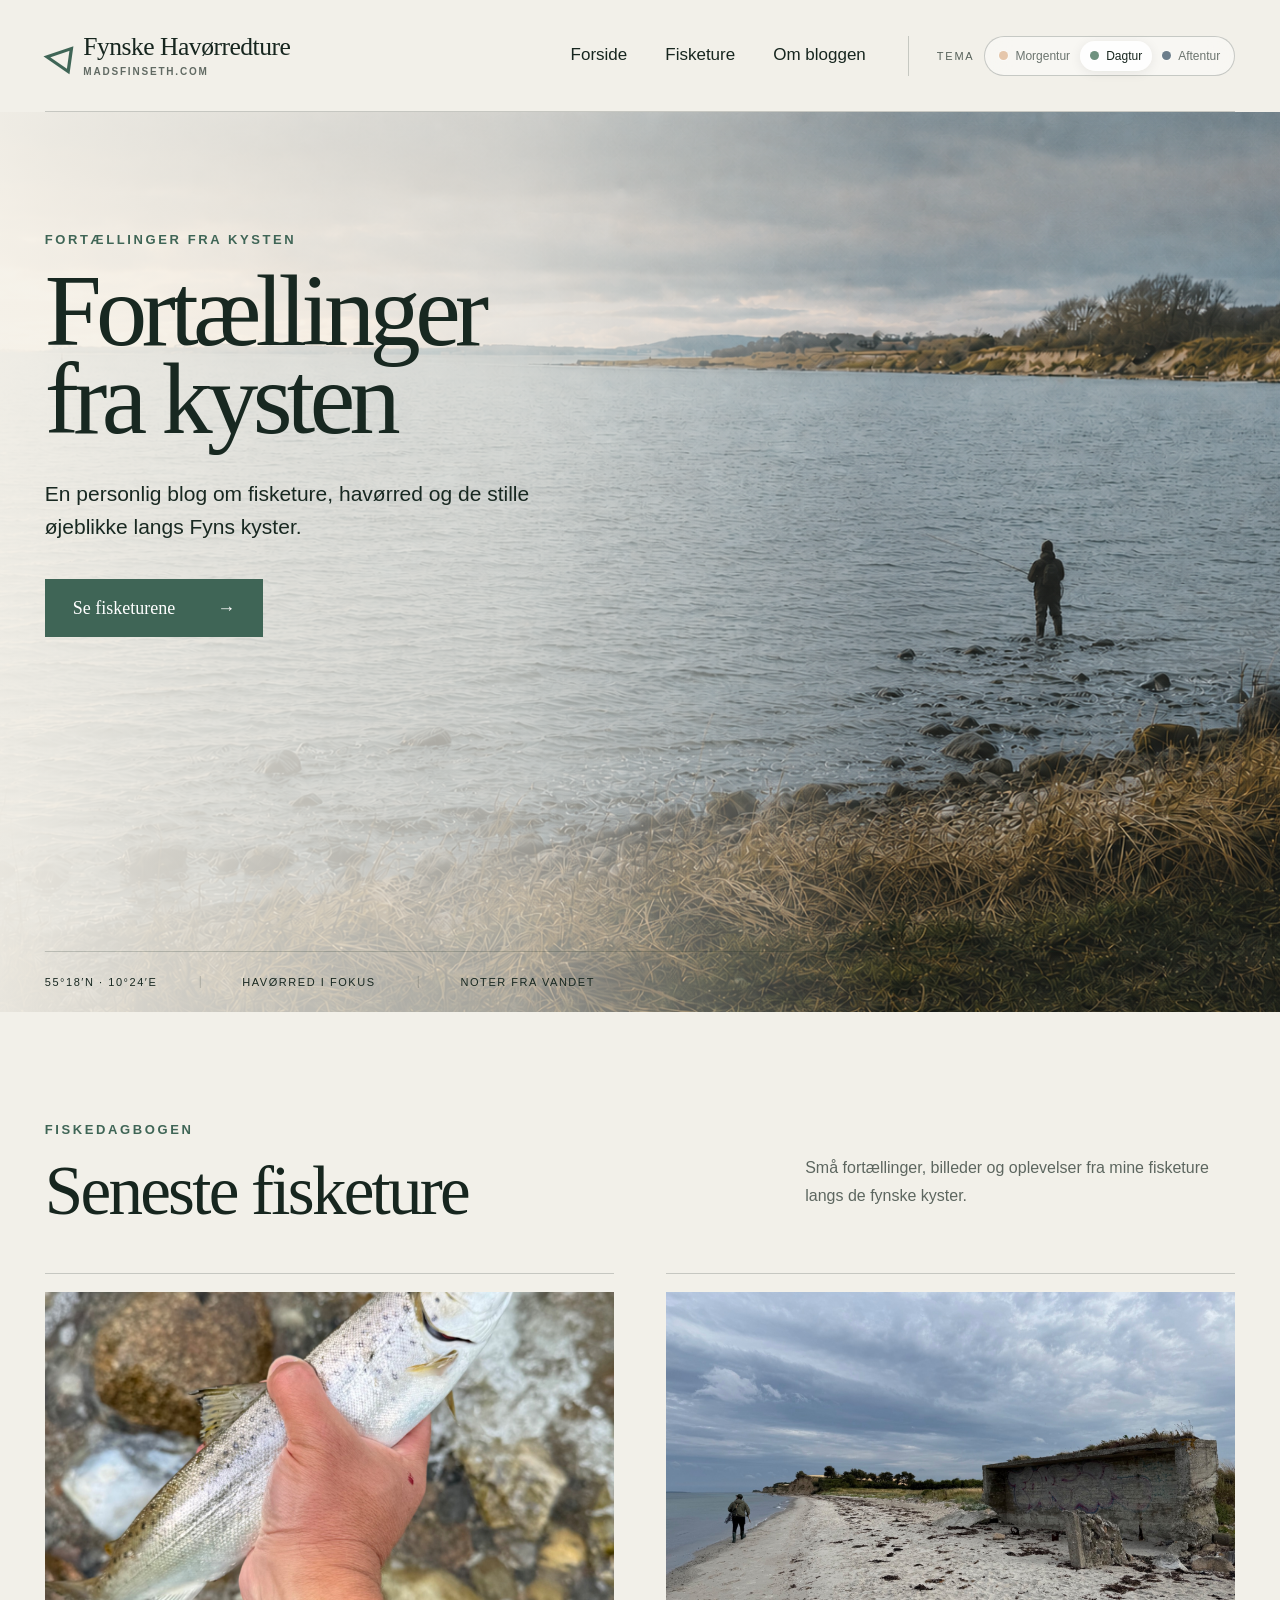
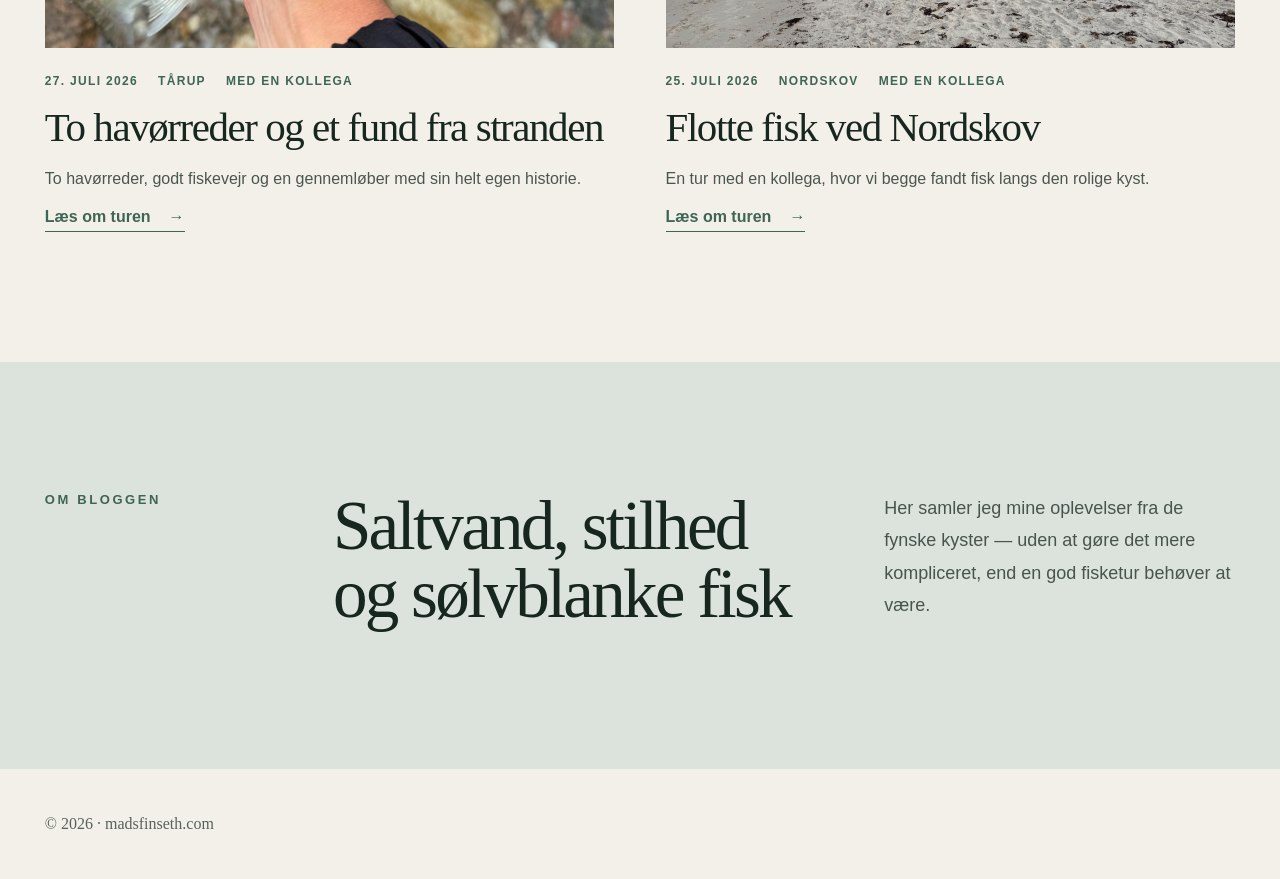
<file: index.html>
<!doctype html>
<html lang="da" data-theme="day">
<head>
  <meta charset="utf-8"><meta name="viewport" content="width=device-width,initial-scale=1">
  <meta name="description" content="En personlig blog om fisketure, havørred og de stille øjeblikke langs Fyns kyster.">
  <title>Fynske Havørredture</title><script>try{const t=localStorage.getItem("fynske-theme");if(["morning","day","evening"].includes(t))document.documentElement.dataset.theme=t;else if(t==="dark")document.documentElement.dataset.theme="evening"}catch(_){}</script><link rel="icon" href="assets/favicon.svg" type="image/svg+xml"><link rel="stylesheet" href="styles.css"><script src="theme.js" defer></script>
</head>
<body><main class="site">
  <header class="header shell site-header"><a class="brand" href="index.html"><span class="fish-mark">◁</span><span class="brand-copy"><span>Fynske Havørredture</span><span class="brand-domain">madsfinseth.com</span></span></a><nav><a href="index.html">Forside</a><a href="#ture">Fisketure</a><a href="#om">Om bloggen</a></nav><div class="theme-picker"><span class="picker-label">Tema</span><div class="theme-options"><button data-theme="morning"><span class="swatch morning-swatch"></span>Morgentur</button><button data-theme="day"><span class="swatch day-swatch"></span>Dagtur</button><button data-theme="evening"><span class="swatch evening-swatch"></span>Aftentur</button></div></div></header>
  <section class="hero" id="forside"><div class="hero-image" aria-hidden="true"></div><div class="hero-shade" aria-hidden="true"></div>
    <div class="hero-content shell"><p class="eyebrow">Fortællinger fra kysten</p><h1>Fortællinger<br>fra kysten</h1><p class="intro">En personlig blog om fisketure, havørred og de stille øjeblikke langs Fyns kyster.</p><a class="primary-button" href="#ture">Se fisketurene <span>→</span></a></div><div class="hero-foot shell"><span>55°18′N · 10°24′E</span><span>Havørred i fokus</span><span>Noter fra vandet</span></div>
  </section>
  <section class="trips shell" id="ture"><div class="section-heading"><div><p class="eyebrow">Fiskedagbogen</p><h2>Seneste fisketure</h2></div><p>Små fortællinger, billeder og oplevelser fra mine fisketure langs de fynske kyster.</p></div><div class="trip-grid">
    <article class="trip-card"><a class="trip-card-image" href="ture/taarup.html"><img src="assets/ture/taarup/havoerred.jpeg" alt=""></a><div class="trip-card-body"><div class="featured-meta"><time datetime="2026-07-27">27. juli 2026</time><span>Tårup</span><span>Med en kollega</span></div><h3><a href="ture/taarup.html">To havørreder og et fund fra stranden</a></h3><p>To havørreder, godt fiskevejr og en gennemløber med sin helt egen historie.</p><a class="text-link" href="ture/taarup.html">Læs om turen <span>→</span></a></div></article>
    <article class="trip-card"><a class="trip-card-image" href="ture/nordskov-25-07-2026.html"><img src="assets/ture/nordskov/01.jpeg" alt=""></a><div class="trip-card-body"><div class="featured-meta"><time datetime="2026-07-25">25. juli 2026</time><span>Nordskov</span><span>Med en kollega</span></div><h3><a href="ture/nordskov-25-07-2026.html">Flotte fisk ved Nordskov</a></h3><p>En tur med en kollega, hvor vi begge fandt fisk langs den rolige kyst.</p><a class="text-link" href="ture/nordskov-25-07-2026.html">Læs om turen <span>→</span></a></div></article>
  </div></section>
  <section class="about" id="om"><div class="shell about-inner"><p class="eyebrow">Om bloggen</p><h2>Saltvand, stilhed<br>og sølvblanke fisk</h2><p>Her samler jeg mine oplevelser fra de fynske kyster — uden at gøre det mere kompliceret, end en god fisketur behøver at være.</p></div></section>
  <footer class="footer shell">© 2026 · madsfinseth.com</footer><button class="back-to-top" aria-label="Tilbage til toppen">↑</button>
</main></body></html>
</file>
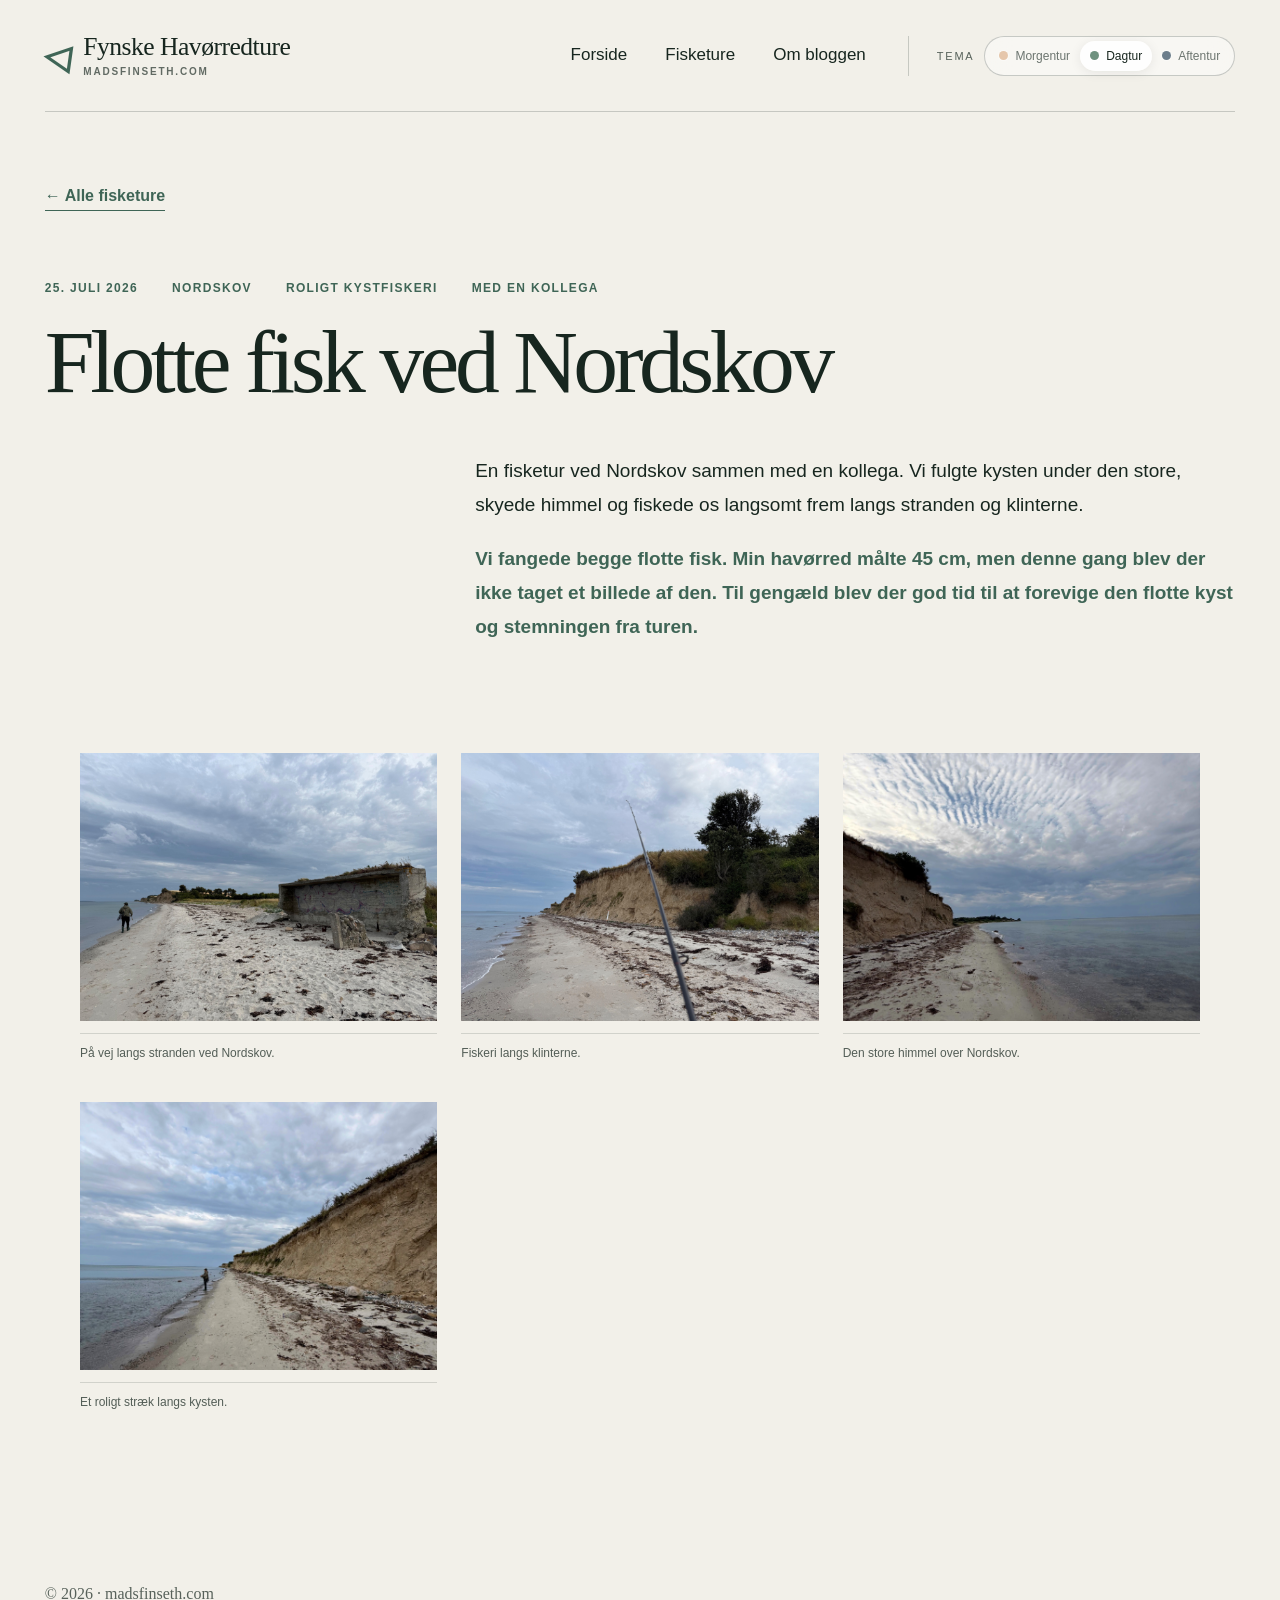
<file: ture/nordskov-25-07-2026.html>
<!doctype html><html lang="da" data-theme="day"><head><meta charset="utf-8"><meta name="viewport" content="width=device-width,initial-scale=1"><title>Nordskov · Fynske Havørredture</title><script>try{const t=localStorage.getItem("fynske-theme");if(["morning","day","evening"].includes(t))document.documentElement.dataset.theme=t;else if(t==="dark")document.documentElement.dataset.theme="evening"}catch(_){}</script><link rel="icon" href="../assets/favicon.svg"><link rel="stylesheet" href="../styles.css"><script src="../theme.js" defer></script></head><body><main class="site">
<header class="header shell site-header"><a class="brand" href="../index.html"><span class="fish-mark">◁</span><span class="brand-copy"><span>Fynske Havørredture</span><span class="brand-domain">madsfinseth.com</span></span></a><nav><a href="../index.html">Forside</a><a href="../index.html#ture">Fisketure</a><a href="../index.html#om">Om bloggen</a></nav><div class="theme-picker"><span class="picker-label">Tema</span><div class="theme-options"><button data-theme="morning"><span class="swatch morning-swatch"></span>Morgentur</button><button data-theme="day"><span class="swatch day-swatch"></span>Dagtur</button><button data-theme="evening"><span class="swatch evening-swatch"></span>Aftentur</button></div></div></header>
<article class="trip-page shell"><a class="back-link" href="../index.html#ture">← Alle fisketure</a><div class="trip-page-heading"><div class="featured-meta"><time datetime="2026-07-25">25. juli 2026</time><span>Nordskov</span><span>Roligt kystfiskeri</span><span>Med en kollega</span></div><h1>Flotte fisk ved Nordskov</h1></div><div class="trip-page-story"><p>En fisketur ved Nordskov sammen med en kollega. Vi fulgte kysten under den store, skyede himmel og fiskede os langsomt frem langs stranden og klinterne.</p><p>Vi fangede begge flotte fisk. Min havørred målte 45 cm, men denne gang blev der ikke taget et billede af den. Til gengæld blev der god tid til at forevige den flotte kyst og stemningen fra turen.</p></div><section class="gallery">
<figure><button data-lightbox><img src="../assets/ture/nordskov/01.jpeg" alt="Fisker på stranden ved Nordskov"><span class="zoom-hint">Se stort ↗</span></button><figcaption>På vej langs stranden ved Nordskov.</figcaption></figure><figure><button data-lightbox><img src="../assets/ture/nordskov/02.jpeg" alt="Fiskestang og kystklint ved Nordskov"><span class="zoom-hint">Se stort ↗</span></button><figcaption>Fiskeri langs klinterne.</figcaption></figure><figure><button data-lightbox><img src="../assets/ture/nordskov/03.jpeg" alt="Skyformationer over Nordskov"><span class="zoom-hint">Se stort ↗</span></button><figcaption>Den store himmel over Nordskov.</figcaption></figure><figure><button data-lightbox><img src="../assets/ture/nordskov/04.jpeg" alt="Fisker ved vandet langs Nordskov"><span class="zoom-hint">Se stort ↗</span></button><figcaption>Et roligt stræk langs kysten.</figcaption></figure>
</section></article><footer class="footer shell">© 2026 · madsfinseth.com</footer><button class="back-to-top" aria-label="Tilbage til toppen">↑</button><div class="lightbox" hidden><button class="lightbox-close" aria-label="Luk">×</button><button class="lightbox-prev" aria-label="Forrige">←</button><figure><img alt=""><figcaption></figcaption></figure><button class="lightbox-next" aria-label="Næste">→</button></div></main></body></html>
</file>
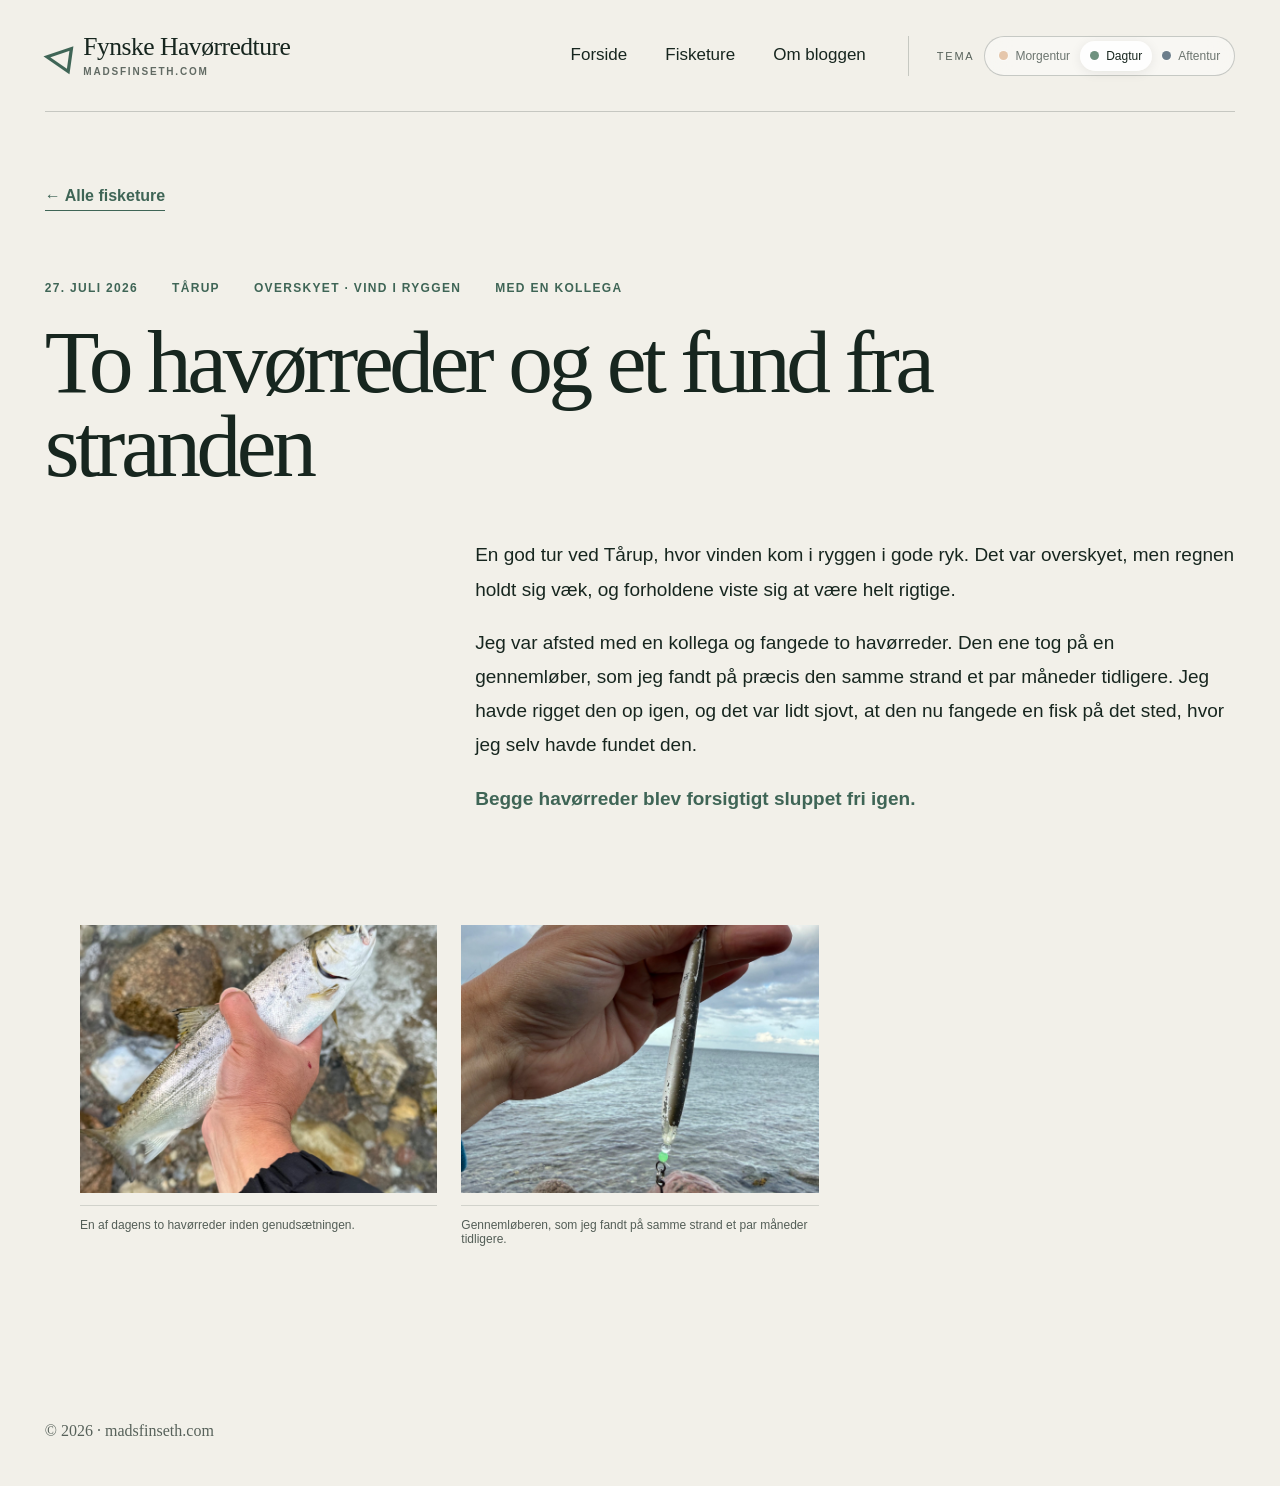
<file: ture/taarup.html>
<!doctype html><html lang="da" data-theme="day"><head><meta charset="utf-8"><meta name="viewport" content="width=device-width,initial-scale=1"><title>Tårup · Fynske Havørredture</title><script>try{const t=localStorage.getItem("fynske-theme");if(["morning","day","evening"].includes(t))document.documentElement.dataset.theme=t;else if(t==="dark")document.documentElement.dataset.theme="evening"}catch(_){}</script><link rel="icon" href="../assets/favicon.svg"><link rel="stylesheet" href="../styles.css"><script src="../theme.js" defer></script></head><body><main class="site">
<header class="header shell site-header"><a class="brand" href="../index.html"><span class="fish-mark">◁</span><span class="brand-copy"><span>Fynske Havørredture</span><span class="brand-domain">madsfinseth.com</span></span></a><nav><a href="../index.html">Forside</a><a href="../index.html#ture">Fisketure</a><a href="../index.html#om">Om bloggen</a></nav><div class="theme-picker"><span class="picker-label">Tema</span><div class="theme-options"><button data-theme="morning"><span class="swatch morning-swatch"></span>Morgentur</button><button data-theme="day"><span class="swatch day-swatch"></span>Dagtur</button><button data-theme="evening"><span class="swatch evening-swatch"></span>Aftentur</button></div></div></header>
<article class="trip-page shell"><a class="back-link" href="../index.html#ture">← Alle fisketure</a><div class="trip-page-heading"><div class="featured-meta"><time datetime="2026-07-27">27. juli 2026</time><span>Tårup</span><span>Overskyet · vind i ryggen</span><span>Med en kollega</span></div><h1>To havørreder og et fund fra stranden</h1></div><div class="trip-page-story"><p>En god tur ved Tårup, hvor vinden kom i ryggen i gode ryk. Det var overskyet, men regnen holdt sig væk, og forholdene viste sig at være helt rigtige.</p><p>Jeg var afsted med en kollega og fangede to havørreder. Den ene tog på en gennemløber, som jeg fandt på præcis den samme strand et par måneder tidligere. Jeg havde rigget den op igen, og det var lidt sjovt, at den nu fangede en fisk på det sted, hvor jeg selv havde fundet den.</p><p>Begge havørreder blev forsigtigt sluppet fri igen.</p></div><section class="gallery"><figure><button data-lightbox><img src="../assets/ture/taarup/havoerred.jpeg" alt="En af turens to havørreder ved Tårup"><span class="zoom-hint">Se stort ↗</span></button><figcaption>En af dagens to havørreder inden genudsætningen.</figcaption></figure><figure><button data-lightbox><img src="../assets/ture/taarup/gennemloeber.jpeg" alt="Gennemløberen fundet ved Tårup"><span class="zoom-hint">Se stort ↗</span></button><figcaption>Gennemløberen, som jeg fandt på samme strand et par måneder tidligere.</figcaption></figure></section></article>
<footer class="footer shell">© 2026 · madsfinseth.com</footer><button class="back-to-top" aria-label="Tilbage til toppen">↑</button><div class="lightbox" hidden><button class="lightbox-close" aria-label="Luk">×</button><button class="lightbox-prev" aria-label="Forrige">←</button><figure><img alt=""><figcaption></figcaption></figure><button class="lightbox-next" aria-label="Næste">→</button></div></main></body></html>
</file>
<file: styles.css>
* { box-sizing: border-box; }
html { scroll-behavior: smooth; }
body { margin: 0; background: #f0eee7; color: #14221e; }
a { color: inherit; text-decoration: none; }
button { font: inherit; }
.site { --ink:#17261f; --paper:#f2f0e9; --accent:#3f6556; --line:rgba(23,38,31,.2); --display:Georgia,"Times New Roman",serif; --body:Arial,Helvetica,sans-serif; min-height:100vh; background:var(--paper); color:var(--ink); font-family:var(--body); transition:background .45s,color .45s; }
.shell { width:min(1440px,calc(100% - 7vw)); margin-inline:auto; }
.hero { position:relative; min-height:900px; overflow:hidden; color:var(--hero-ink,#182821); }
.hero-image { position:absolute; inset:0; background-image:var(--hero-image,url('/assets/nordic-hero.png')); background-size:cover; background-position:center; transform:scale(1.01); transition:background-image .5s,filter .5s; }
.hero-shade { position:absolute; inset:0; background:var(--shade,linear-gradient(90deg,rgba(245,242,234,.94) 0%,rgba(245,242,234,.64) 40%,rgba(245,242,234,.05) 70%)); }
.header { position:relative; z-index:5; min-height:112px; display:grid; grid-template-columns:1fr auto auto; align-items:center; gap:42px; border-bottom:1px solid var(--hero-line,rgba(24,40,33,.2)); }
.site-header { color:var(--ink); border-color:var(--line); }
.brand { display:flex; align-items:center; gap:13px; font:500 clamp(21px,2vw,32px)/1 var(--display); letter-spacing:-.02em; white-space:nowrap; }
.brand-copy { display:flex; flex-direction:column; gap:7px; }
.brand-domain { font:600 10px/1 var(--body); letter-spacing:.18em; text-transform:uppercase; opacity:.66; }
.fish-mark { color:var(--accent); font:700 34px/1 Arial; transform:rotate(8deg); }
nav { display:flex; gap:38px; font-size:17px; }
nav a { padding:15px 0; border-bottom:2px solid transparent; }
nav a:hover,nav a.active { border-color:var(--accent); }
.theme-picker { display:flex; align-items:center; gap:10px; padding-left:28px; border-left:1px solid var(--hero-line,rgba(24,40,33,.2)); }
.picker-label { font-size:11px; text-transform:uppercase; letter-spacing:.16em; opacity:.7; }
.theme-options { display:flex; padding:4px; border:1px solid var(--hero-line,rgba(24,40,33,.22)); border-radius:999px; background:var(--picker-bg,rgba(255,255,255,.45)); backdrop-filter:blur(12px); }
.theme-options button { border:0; background:transparent; color:inherit; display:flex; align-items:center; gap:7px; padding:8px 10px; border-radius:999px; font-size:12px; cursor:pointer; opacity:.62; transition:.2s; }
.theme-options button:hover { opacity:1; }
.theme-options button.selected { opacity:1; background:var(--picker-selected,rgba(255,255,255,.85)); box-shadow:0 2px 12px rgba(0,0,0,.08); }
.swatch { width:9px; height:9px; border-radius:50%; box-shadow:0 0 0 1px rgba(255,255,255,.55); }
.morning-swatch { background:#d9a97f; }
.day-swatch { background:#6f927f; }
.evening-swatch { background:#17344a; }
.hero-content { position:relative; z-index:2; padding-top:120px; }
.eyebrow { margin:0 0 20px; color:var(--accent); text-transform:uppercase; letter-spacing:.2em; font-size:13px; font-weight:700; }
h1,h2,h3,p { margin-top:0; }
h1 { max-width:780px; margin-bottom:35px; font:400 clamp(72px,8vw,128px)/.86 var(--display); letter-spacing:-.055em; }
.intro { max-width:560px; margin-bottom:36px; font-size:21px; line-height:1.55; }
.primary-button { display:inline-flex; gap:42px; align-items:center; padding:20px 28px; background:var(--accent); color:#fff; font:500 18px/1 var(--display); transition:transform .2s,filter .2s; }
.primary-button:hover { transform:translateY(-2px); filter:brightness(1.08); }
.hero-foot { position:absolute; z-index:2; bottom:0; left:50%; transform:translateX(-50%); display:flex; gap:0; border-top:1px solid var(--hero-line,rgba(24,40,33,.2)); padding:24px 0; text-transform:uppercase; letter-spacing:.14em; font-size:11px; }
.hero-foot span { padding-right:42px; margin-right:42px; border-right:1px solid var(--hero-line,rgba(24,40,33,.2)); }
.hero-foot span:last-child { border:0; }
.trips { padding:110px 0 130px; }
.section-heading { display:flex; justify-content:space-between; align-items:end; gap:60px; margin-bottom:48px; }
.section-heading h2,.about h2 { margin-bottom:0; font:400 clamp(48px,5.4vw,82px)/.98 var(--display); letter-spacing:-.04em; }
.section-heading>p { max-width:430px; line-height:1.7; opacity:.68; }
.featured-meta { display:flex; flex-wrap:wrap; gap:12px 34px; margin-bottom:32px; color:var(--accent); font-size:12px; font-weight:700; text-transform:uppercase; letter-spacing:.11em; }
.trip-grid { display:grid; grid-template-columns:repeat(2,minmax(0,1fr)); gap:clamp(28px,4vw,60px); }
.trip-card { border-top:1px solid var(--line); padding-top:18px; }
.trip-card-image { display:block; overflow:hidden; background:var(--about-bg); }
.trip-card-image img { display:block; width:100%; aspect-ratio:16/10; object-fit:cover; object-position:center; filter:var(--photo-filter,none); transition:transform .45s ease,filter .45s; }
.trip-card-image:hover img { transform:scale(1.025); }
.trip-card-body { padding-top:26px; }
.trip-card .featured-meta { margin-bottom:18px; gap:10px 20px; }
.trip-card h3 { margin-bottom:16px; font:400 clamp(30px,3.2vw,50px)/1.05 var(--display); letter-spacing:-.035em; }
.trip-card p { max-width:650px; font-size:16px; line-height:1.7; opacity:.76; }
.text-link,.back-link { display:inline-flex; gap:18px; color:var(--accent); font-weight:700; border-bottom:1px solid currentColor; padding-bottom:5px; }
.text-link:hover,.back-link:hover { opacity:.7; }
.trip-page { padding-top:75px; padding-bottom:130px; }
.trip-page-heading { max-width:1120px; padding:70px 0 50px; }
.trip-page-heading .featured-meta { margin-bottom:25px; }
.trip-page h1 { max-width:1100px; margin:0; font:400 clamp(54px,7vw,104px)/.94 var(--display); letter-spacing:-.05em; }
.trip-page-story { max-width:760px; margin-left:auto; padding-bottom:90px; }
.trip-page-story p { font:400 19px/1.8 var(--body); }
.trip-page-story p:last-child { color:var(--accent); font-weight:700; }
.gallery { width:min(100%,1120px); margin-inline:auto; display:grid; grid-template-columns:repeat(3,minmax(0,1fr)); gap:42px 24px; }
.gallery figure { margin:0; }
.gallery button { position:relative; display:block; width:100%; padding:0; border:0; overflow:hidden; background:var(--about-bg); color:white; cursor:zoom-in; }
.gallery img { display:block; width:100%; aspect-ratio:4/3; object-fit:cover; filter:var(--photo-filter,none); transition:transform .35s,filter .35s; }
.gallery button:hover img { transform:scale(1.018); filter:var(--photo-filter,none) brightness(.82); }
.zoom-hint { position:absolute; right:18px; bottom:18px; padding:10px 13px; background:rgba(4,14,20,.72); font-size:12px; letter-spacing:.08em; text-transform:uppercase; opacity:0; transform:translateY(6px); transition:.25s; }
.gallery button:hover .zoom-hint,.gallery button:focus-visible .zoom-hint { opacity:1; transform:none; }
.gallery figcaption { margin-top:12px; padding-top:12px; border-top:1px solid var(--line); font-size:12px; opacity:.72; }
.lightbox { position:fixed; inset:0; z-index:100; display:grid; grid-template-columns:80px minmax(0,1fr) 80px; align-items:center; background:rgba(2,8,12,.96); color:#fff; }
.lightbox figure { margin:0; display:flex; flex-direction:column; align-items:center; min-width:0; }
.lightbox figure img { display:block; max-width:100%; max-height:calc(100vh - 105px); object-fit:contain; }
.lightbox figure figcaption { padding-top:13px; font-size:13px; opacity:.72; text-align:center; }
.lightbox-close,.lightbox-prev,.lightbox-next { border:0; background:transparent; color:#fff; cursor:pointer; }
.lightbox-close { position:absolute; top:15px; right:22px; font-size:44px; font-weight:200; }
.lightbox-prev,.lightbox-next { height:100%; font-size:34px; opacity:.75; }
.lightbox-prev:hover,.lightbox-next:hover,.lightbox-close:hover { opacity:1; }
.lightbox[hidden] { display:none; }
.about { background:var(--about-bg,#dce2dc); padding:130px 0; }
.about-inner { display:grid; grid-template-columns:.65fr 1.4fr 1fr; gap:60px; align-items:start; }
.about-inner>p:last-child { font-size:18px; line-height:1.8; opacity:.75; }
.footer { min-height:110px; display:flex; justify-content:flex-start; align-items:center; text-align:left; font:16px var(--display); opacity:.7; }
.back-to-top { position:fixed; right:clamp(20px,3vw,46px); bottom:clamp(20px,3vw,42px); z-index:20; width:52px; height:52px; display:grid; place-items:center; border:1px solid var(--line); border-radius:50%; background:color-mix(in srgb,var(--paper) 88%,transparent); color:var(--ink); box-shadow:0 10px 30px rgba(0,0,0,.16); backdrop-filter:blur(12px); cursor:pointer; opacity:0; visibility:hidden; transform:translateY(14px); transition:opacity .25s,visibility .25s,transform .25s,background .2s; }
.back-to-top span { font-size:25px; line-height:1; transform:translateY(-1px); }
.back-to-top.visible { opacity:1; visibility:visible; transform:translateY(0); }
.back-to-top:hover { background:var(--accent); color:#fff; transform:translateY(-3px); }
.back-to-top:focus-visible { outline:3px solid var(--accent); outline-offset:4px; }

html[data-theme="morning"] .site { --ink:#302820; --paper:#f4e8d8; --accent:#945f3f; --line:rgba(75,53,38,.22); --hero-ink:#33261f; --hero-line:rgba(63,42,29,.22); --hero-image:url('/assets/morning-hero.png'); --shade:linear-gradient(90deg,rgba(246,229,207,.94),rgba(246,229,207,.58) 46%,rgba(246,229,207,.08) 78%); --picker-bg:rgba(255,245,230,.6); --picker-selected:rgba(255,250,241,.92); --about-bg:#e3cdb6; --photo-filter:sepia(.18) saturate(.82) brightness(.98); }

html[data-theme="day"] .site { --hero-image:url('/assets/day-hero.png'); --about-bg:#dce2dc; }

html[data-theme="evening"] .site { --ink:#f3f8f7; --paper:#071725; --accent:#c4eee5; --line:rgba(220,242,238,.34); --hero-ink:#f7fbfa; --hero-line:rgba(225,244,241,.34); --hero-image:url('/assets/dark-hero.png'); --shade:linear-gradient(90deg,rgba(4,19,31,.96),rgba(4,19,31,.6) 46%,rgba(4,19,31,.14) 78%); --picker-bg:rgba(5,24,37,.82); --picker-selected:rgba(196,238,229,.25); --about-bg:#102b3b; --display:"Arial Narrow",Impact,sans-serif; --photo-filter:saturate(.84) brightness(.9) contrast(1.04); }
html[data-theme="evening"] .brand,html[data-theme="evening"] h1,html[data-theme="evening"] h2 { text-transform:none; }
html[data-theme="evening"] h1 { font-weight:700; letter-spacing:-.045em; }
html[data-theme="evening"] .primary-button { color:#102b3b; }
html[data-theme="evening"] .brand-domain,
html[data-theme="evening"] .picker-label { opacity:.82; }
html[data-theme="evening"] .theme-options button { opacity:.78; }
html[data-theme="evening"] .theme-options button.selected { opacity:1; color:#fff; }
html[data-theme="evening"] .section-heading>p,
html[data-theme="evening"] .trip-card p,
html[data-theme="evening"] .trip-page-story p,
html[data-theme="evening"] .gallery figcaption,
html[data-theme="evening"] .about-inner>p:last-child,
html[data-theme="evening"] .footer { opacity:.94; }

@media (max-width:1050px) {
  .header { grid-template-columns:1fr auto; gap:18px; }
  nav { display:none; }
  .hero-content { padding-top:150px; }
  .theme-picker { border:0; padding:0; }
  .gallery { grid-template-columns:repeat(2,minmax(0,1fr)); }
}
@media (max-width:720px) {
  .shell { width:min(100% - 36px,1440px); }
  .hero { min-height:800px; }
  .header { min-height:138px; align-content:center; }
  .brand { grid-column:1/-1; }
  .theme-picker { grid-column:1/-1; justify-content:space-between; }
  .theme-options { flex:1; justify-content:space-between; }
  .theme-options button { padding:8px; }
  .hero-content { padding-top:90px; }
  h1 { font-size:62px; }
  .intro { font-size:17px; max-width:90%; }
  .hero-foot { display:none; }
  .section-heading { display:block; }
  .section-heading>p { margin-top:24px; }
  .trip-grid { grid-template-columns:1fr; }
  .trip-page { padding-top:45px; }
  .trip-page-heading { padding:50px 0 35px; }
  .trip-page-story { padding-bottom:55px; }
  .gallery { grid-template-columns:1fr; gap:38px; }
  .gallery img { aspect-ratio:4/3; }
  .lightbox { grid-template-columns:52px minmax(0,1fr) 52px; }
  .about-inner { grid-template-columns:1fr; gap:30px; }
  .footer { align-items:center; justify-content:flex-start; }
  .back-to-top { width:46px; height:46px; }
}

@media (prefers-reduced-motion:reduce) {
  html { scroll-behavior:auto; }
  .back-to-top { transition:none; }
}
</file>
